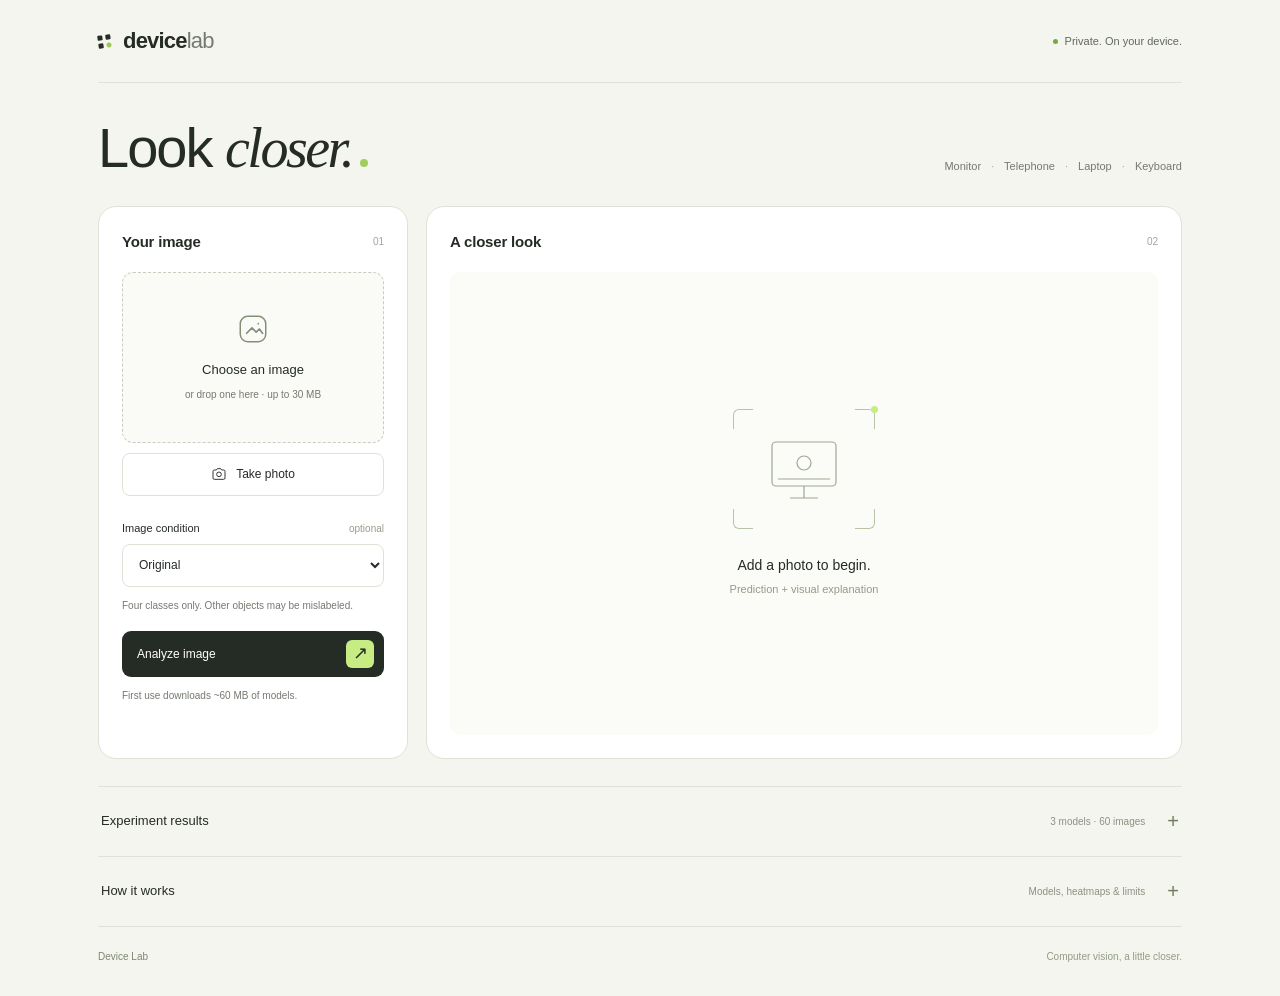
<file: phone-site/index.html>
﻿<!doctype html>
<html lang="en">
<head>
  <meta charset="utf-8">
  <meta name="viewport" content="width=device-width,initial-scale=1">
  <meta name="theme-color" content="#f5f5ef">
  <meta name="description" content="Recognize four device categories, compare two vision models, and explore their visual evidence. Photos stay on your device.">
  <title>Device Lab — Look closer.</title>
  <link rel="stylesheet" href="./assets/style.css?v=5">
</head>
<body>
<div class="shell">
  <header class="topbar">
    <a class="brand" href="./" aria-label="Device Lab home"><span class="brand-mark" aria-hidden="true"><i></i><i></i><i></i><i></i></span>device<span class="brand-light">lab</span></a>
    <span class="privacy-tag"><i aria-hidden="true"></i>Private. On your device.</span>
  </header>
  <main>
    <section class="intro" aria-labelledby="page-title">
      <h1 id="page-title">Look <em>closer.</em><span class="title-dot" aria-hidden="true"></span></h1>
      <p class="categories">Monitor <span>·</span> Telephone <span>·</span> Laptop <span>·</span> Keyboard</p>
    </section>
    <div class="workspace">
      <section class="panel input-panel" aria-labelledby="input-title">
        <div class="panel-heading"><h2 id="input-title">Your image</h2><span class="small-index">01</span></div>
        <label class="upload" id="dropzone" tabindex="0" aria-label="Choose or drop an image">
          <input id="file" type="file" accept="image/*">
          <img id="selected-preview" alt="Selected image preview" hidden>
          <span class="upload-symbol" aria-hidden="true"><svg viewBox="0 0 32 32" fill="none"><rect x="4" y="4" width="24" height="24" rx="7" stroke="currentColor" stroke-width="1.4"/><path d="M10 20l5-5 4 4 3-3 3 4M21 11h.01" stroke="currentColor" stroke-width="1.6" stroke-linecap="round" stroke-linejoin="round"/></svg></span>
          <strong id="filename">Choose an image</strong>
          <span class="upload-hint">or drop one here · up to 30 MB</span>
        </label>
        <label class="camera-button" id="camera-button" tabindex="0"><input id="camera" type="file" accept="image/*" capture="environment"><svg viewBox="0 0 24 24" fill="none" aria-hidden="true"><path d="M8 6l1.5-2h5L16 6h3a2 2 0 012 2v10a2 2 0 01-2 2H5a2 2 0 01-2-2V8a2 2 0 012-2h3z" stroke="currentColor" stroke-width="1.4"/><circle cx="12" cy="12.5" r="3.5" stroke="currentColor" stroke-width="1.4"/></svg>Take photo</label>
        <div class="condition-row"><label for="condition">Image condition</label><span>optional</span></div>
        <select id="condition"><option value="clean">Original</option><option value="dim">Dim lighting</option><option value="blur">Blur</option><option value="noise">Noise</option><option value="occlusion">Partly covered</option></select>
        <p class="scope-note">Four classes only. Other objects may be mislabeled.</p>
        <button class="primary" id="predict"><span>Analyze image</span><span class="button-arrow" aria-hidden="true">↗</span></button>
        <p class="status" id="status" role="status" aria-live="polite">First use downloads ~60 MB of models.</p>
      </section>
      <section class="panel output-panel" id="result-panel" aria-labelledby="result-title">
        <div class="panel-heading"><h2 id="result-title">A closer look</h2><span class="small-index">02</span></div>
        <div id="empty" class="empty">
          <div class="viewfinder" aria-hidden="true"><i></i><i></i><i></i><i></i><svg viewBox="0 0 100 80" fill="none"><rect x="18" y="13" width="64" height="44" rx="4" stroke="currentColor" stroke-width="1.2"/><path d="M50 57v12m-14 0h28M24 50h52" stroke="currentColor" stroke-width="1.2"/><circle cx="50" cy="34" r="7" stroke="currentColor" stroke-width="1.2"/></svg><span></span></div>
          <p>Add a photo to begin.</p>
          <span>Prediction + visual explanation</span>
        </div>
        <div id="output" hidden>
          <div class="image-pair">
            <figure><img id="input-image" alt="Image analyzed by the models"><figcaption id="input-caption">Original</figcaption></figure>
            <figure><img id="heatmap-image" alt="Class Activation Map for the ConvNeXt prediction"><figcaption><span class="heat-scale" aria-hidden="true"></span>Class evidence</figcaption></figure>
          </div>
          <div class="verdicts">
            <div class="verdict"><span>MobileNetV2 <small>baseline</small></span><strong id="old-label"></strong><p id="old-detail"></p></div>
            <div class="verdict modern"><span>ConvNeXt-Tiny <small>+ augmentation</small></span><strong id="new-label"></strong><p id="new-detail"></p></div>
          </div>
          <p class="map-caption">Brighter areas = stronger evidence for the predicted class.</p>
          <details class="detail-line"><summary>Class scores<span aria-hidden="true">+</span></summary><div id="bars" class="bars"></div></details>
          <details class="detail-line"><summary>Speed & device<span aria-hidden="true">+</span></summary><p id="session-average" class="detail-text"></p><p id="runtime" class="detail-text"></p><p class="fine-print">Inference only; excludes downloads, photo decoding, and heatmap rendering.</p></details>
        </div>
      </section>
    </div>
    <section class="supporting" aria-label="Experiment and method details">
      <details class="disclosure" id="experiments">
        <summary><span>Experiment results</span><span class="summary-aside">3 models · 60 images <b aria-hidden="true">+</b></span></summary>
        <div class="disclosure-body">
          <p class="section-intro">Recorded desktop accuracy. The same held-out images, under five conditions.</p>
          <div class="table-wrap"><table><thead><tr><th scope="col">Model</th><th scope="col">Original</th><th scope="col">Dim</th><th scope="col">Blur</th><th scope="col">Noise</th><th scope="col">Covered</th></tr></thead><tbody id="metrics"><tr><td colspan="6">Loading results…</td></tr></tbody></table></div>
          <p class="detail-text">The ablation adds 558 training variations to the same ConvNeXt model. It did not improve mean stress accuracy in this run.</p>
          <p class="fine-print" id="benchmark"></p>
        </div>
      </details>
      <details class="disclosure" id="about">
        <summary><span>How it works</span><span class="summary-aside">Models, heatmaps & limits <b aria-hidden="true">+</b></span></summary>
        <div class="disclosure-body about-grid">
          <div><h3>Two models, one photo</h3><p>MobileNetV2 is the baseline. ConvNeXt-Tiny uses a frozen pretrained backbone and a four-class head trained with extra image variations. The dataset contains 400 original images.</p></div>
          <div><h3>Evidence, not certainty</h3><p>The Class Activation Map highlights positive evidence for ConvNeXt’s chosen label. It is not an object outline or proof of correctness. Confidence scores are uncalibrated.</p></div>
          <div><h3>Private by design</h3><p>Models run in this browser using WebAssembly. Photos are not uploaded. Camera capture depends on the device and browser; image selection is always available.</p></div>
          <div><h3>A few limits</h3><p>Only four categories are recognized. Effects such as blur and noise are simulated. A small test set and one training seed do not establish real-world reliability.</p></div>
        </div>
      </details>
    </section>
  </main>
  <footer><span>Device Lab</span><span>Computer vision, a little closer.</span></footer>
</div>
<script type="module" src="./assets/app.mjs?v=6"></script>
</body>
</html>
</file>
<file: phone-site/assets/style.css>
:root{--paper:#f5f5ef;--ink:#252b25;--muted:#747a70;--line:#dfe2d7;--accent:#c6ec83;--soft:#f2f6e9;--white:#fff;--radius:18px}*{box-sizing:border-box}body{margin:0;background:var(--paper);color:var(--ink);font:14px/1.55 'Segoe UI',Arial,sans-serif;-webkit-font-smoothing:antialiased}button,input,select{font:inherit}button,a,label,summary,select{-webkit-tap-highlight-color:transparent}a{color:inherit}.shell{max-width:1160px;margin:auto;padding:0 38px}.topbar{display:flex;justify-content:space-between;align-items:center;border-bottom:1px solid var(--line);padding:24px 0}.brand{display:flex;gap:0;align-items:center;text-decoration:none;font-size:22px;font-weight:700;letter-spacing:-.8px}.brand-light{font-weight:400;color:var(--muted)}.brand-mark{display:grid;grid-template-columns:5px 5px;gap:3px;margin-right:12px;transform:rotate(-8deg)}.brand-mark i{width:5px;height:5px;background:var(--ink);border-radius:1px}.brand-mark i:last-child{background:#9bc957;border-radius:50%}.privacy-tag{display:flex;align-items:center;gap:7px;color:#60685b;font-size:11px}.privacy-tag i{height:5px;width:5px;border-radius:50%;background:#76a84b}.intro{padding:34px 0 26px;display:flex;align-items:flex-end;justify-content:space-between;gap:24px}h1{font-size:56px;line-height:1.1;letter-spacing:-2px;font-weight:500;margin:0}h1 em{font-family:Georgia,'Times New Roman',serif;font-weight:400;letter-spacing:-2.5px}.title-dot{display:inline-block;width:8px;height:8px;border-radius:50%;background:#a2cd60;margin-left:8px}.categories{color:var(--muted);font-size:11px;margin:0 0 5px;white-space:nowrap}.categories span{padding:0 7px;color:#a5ad9b}.workspace{display:grid;grid-template-columns:310px minmax(0,1fr);gap:18px;align-items:stretch}.panel{background:var(--white);border:1px solid var(--line);border-radius:var(--radius);padding:23px}.panel-heading{display:flex;align-items:center;justify-content:space-between;margin-bottom:19px}h2{font-size:15px;letter-spacing:-.2px;margin:0;font-weight:600}.small-index{font-size:10px;color:#a0a899;font-variant-numeric:tabular-nums}.upload{display:flex;flex-direction:column;align-items:center;justify-content:center;gap:7px;min-height:171px;padding:18px 12px;position:relative;border:1px dashed #c8cebf;border-radius:11px;background:#fafbf7;cursor:pointer;transition:background .15s,border-color .15s}.upload:hover,.upload.dragover{background:var(--soft);border-color:#8ba364}.upload input,.camera-button input{position:absolute;width:1px;height:1px;opacity:0}.upload-symbol svg{width:34px;height:34px;color:#839075;display:block;margin:0 0 7px}.upload strong{font-size:13px;font-weight:500;max-width:100%;overflow:hidden;text-overflow:ellipsis;white-space:nowrap}.upload-hint{font-size:10px;color:var(--muted)}#selected-preview{width:100%;height:135px;object-fit:contain;border-radius:6px}.upload.has-photo{padding:10px;gap:6px}.upload.has-photo .upload-symbol,.upload.has-photo .upload-hint{display:none}.upload.has-photo strong{font-size:10px;color:var(--muted)}.camera-button{position:relative;display:flex;justify-content:center;align-items:center;gap:9px;min-height:43px;margin-top:10px;padding:10px;border:1px solid var(--line);border-radius:8px;background:white;cursor:pointer;font-size:12px;font-weight:500}.camera-button svg{height:16px;width:16px}.camera-button:hover{background:#f8faf4}.condition-row{display:flex;justify-content:space-between;align-items:center;font-size:11px;margin:24px 0 7px}.condition-row label{font-weight:500}.condition-row>span{font-size:10px;color:#959c8c}select{display:block;width:100%;padding:10px 12px;min-height:43px;border:1px solid var(--line);border-radius:8px;color:var(--ink);background:#fff;font-size:12px;cursor:pointer}.scope-note{font-size:10px;color:var(--muted);line-height:1.6;margin:11px 0 17px}.primary{display:flex;align-items:center;justify-content:space-between;min-height:46px;padding:9px 10px 9px 15px;width:100%;background:var(--ink);border:0;color:#fff;border-radius:9px;font-size:12px;font-weight:500;cursor:pointer;transition:background .15s}.primary:hover{background:#3b4532}.button-arrow{display:grid;place-items:center;width:28px;height:28px;border-radius:6px;background:var(--accent);color:var(--ink);font-size:18px}.primary:disabled{opacity:.6;cursor:progress}.status{font-size:10px;color:var(--muted);line-height:1.5;overflow-wrap:anywhere;min-height:29px;margin:11px 0 0}.status.error{color:#a43b31}.empty{min-height:463px;display:flex;align-items:center;justify-content:center;flex-direction:column;background:#fbfcf8;border-radius:11px}.viewfinder{position:relative;width:142px;height:120px;margin-bottom:26px;color:#9ca891}.viewfinder svg{position:absolute;width:100px;height:80px;left:21px;top:20px}.viewfinder>i{position:absolute;width:20px;height:20px;border-color:#b8c4aa;border-style:solid}.viewfinder>i:nth-child(1){left:0;top:0;border-width:1px 0 0 1px;border-radius:6px 0 0}.viewfinder>i:nth-child(2){right:0;top:0;border-width:1px 1px 0 0;border-radius:0 6px 0 0}.viewfinder>i:nth-child(3){left:0;bottom:0;border-width:0 0 1px 1px;border-radius:0 0 0 6px}.viewfinder>i:nth-child(4){right:0;bottom:0;border-width:0 1px 1px 0;border-radius:0 0 6px}.viewfinder>span{position:absolute;right:-3px;top:-3px;width:7px;height:7px;border-radius:50%;background:var(--accent)}.empty p{font-size:14px;font-weight:500;margin:0 0 4px}.empty>span{font-size:11px;color:#929b88}.image-pair{display:grid;grid-template-columns:1fr 1fr;gap:12px}figure{margin:0;min-width:0}figure img{display:block;width:100%;aspect-ratio:1;object-fit:contain;border-radius:9px;background:#f4f5f0}figcaption{display:flex;align-items:center;gap:7px;color:var(--muted);font-size:10px;margin-top:7px}.heat-scale{height:5px;width:31px;border-radius:3px;background:linear-gradient(90deg,#170c35,#8c2981,#e55c30,#f5ef85)}.verdicts{display:grid;grid-template-columns:1fr 1fr;gap:12px;margin-top:19px}.verdict{padding:12px 13px;border:1px solid var(--line);border-radius:9px;min-width:0}.verdict>span{font-size:10px;color:#6c7564;display:block;line-height:1.5}.verdict small{font-size:9px;color:#939b8c;display:block}.verdict strong{font-family:Georgia,'Times New Roman',serif;display:block;font-size:27px;font-weight:400;line-height:1.2;margin-top:7px;text-transform:capitalize;overflow-wrap:anywhere}.verdict p{font-size:10px;color:var(--muted);margin:7px 0 0;font-variant-numeric:tabular-nums}.verdict.modern{background:var(--soft);border-color:#d8e5c6}.map-caption{font-size:10px;color:var(--muted);margin:12px 0 18px}.detail-line{border-top:1px solid #edf0e7}.detail-line>summary{display:flex;justify-content:space-between;align-items:center;font-size:11px;color:#66715b;padding:10px 0;cursor:pointer;list-style:none}.detail-line>summary>span{font-size:14px;color:#879477}.detail-line[open]>summary>span{transform:rotate(45deg)}summary::-webkit-details-marker{display:none}.bars{padding:2px 0 12px}.bar-row{display:grid;grid-template-columns:70px minmax(0,1fr) 38px;align-items:center;gap:10px;font-size:10px;margin:7px 0}.bar-track{height:4px;border-radius:4px;background:#edf1e5;overflow:hidden}.bar-track>div{height:100%;background:#88ad52;border-radius:4px}.bar-value{text-align:right;color:var(--muted);font-variant-numeric:tabular-nums}.detail-text,.fine-print{font-size:11px;color:#6e7865;line-height:1.7;margin:7px 0 12px}.fine-print{font-size:10px;color:#8c9484}.supporting{margin-top:27px}.disclosure{border-top:1px solid var(--line)}.disclosure:last-child{border-bottom:1px solid var(--line)}.disclosure>summary{display:flex;align-items:center;justify-content:space-between;gap:20px;padding:19px 3px;cursor:pointer;list-style:none;font-size:13px;font-weight:500}.summary-aside{font-size:10px;color:#8a9281;font-weight:400;display:flex;align-items:center;gap:22px}.summary-aside b{font-size:20px;font-weight:300;color:#6f7d61;transition:transform .15s}.disclosure[open] .summary-aside b{transform:rotate(45deg)}.disclosure-body{padding:0 3px 18px}.section-intro{font-size:12px;color:var(--muted);margin:0 0 16px}.table-wrap{max-width:100%;overflow:auto;border:1px solid var(--line);border-radius:9px;background:#fff}table{border-collapse:collapse;width:100%;font-size:11px;text-align:left;white-space:nowrap}th,td{padding:13px 15px;border-bottom:1px solid #e9ede1;font-weight:400;font-variant-numeric:tabular-nums}th{font-size:10px;color:#7b8570;background:#fafbf6}th:first-child,td:first-child{min-width:205px}tbody tr:last-child td{border-bottom:0}tbody tr:last-child{background:#f1f5e9}.about-grid{display:grid;grid-template-columns:1fr 1fr;gap:18px 40px;padding-top:4px}.about-grid h3{font-size:12px;margin:0 0 5px;font-weight:600}.about-grid p{font-size:11px;color:#7d8672;margin:0;line-height:1.8}footer{display:flex;justify-content:space-between;align-items:center;padding:22px 0 32px;color:#929b86;font-size:10px}footer span:first-child{color:#7d8870}a:focus-visible,button:focus-visible,label:focus-visible,summary:focus-visible,select:focus-visible{outline:2px solid #92b35d;outline-offset:4px}[hidden]{display:none!important}@media(max-width:850px){.shell{padding:0 24px}.intro{align-items:flex-start;flex-direction:column;gap:12px;padding:28px 0 24px}h1{font-size:50px}.workspace{grid-template-columns:280px minmax(0,1fr);gap:14px}.panel{padding:18px}.verdicts{gap:8px}.verdict{padding:10px}.verdict strong{font-size:23px}}@media(max-width:690px){.shell{padding:0 18px}.topbar{padding:18px 0}.brand{font-size:20px}.privacy-tag{font-size:9px}.intro{padding:27px 0 23px;gap:13px}h1{font-size:48px}.categories{font-size:10px;white-space:normal}.categories span{padding:0 5px}.workspace{grid-template-columns:1fr;gap:16px}.panel{padding:20px}.upload{min-height:148px}.camera-button{min-height:44px}.condition-row{margin-top:19px}.scope-note{margin-bottom:15px}.status{min-height:15px}.output-panel{scroll-margin-top:16px}body:not(.has-result) .output-panel{display:none}.verdicts{gap:10px}.verdict strong{font-size:27px}.verdict small{display:inline;margin-left:3px}.summary-aside{font-size:9px;gap:13px}.disclosure>summary{padding:18px 0;font-size:12px}.supporting{margin-top:23px}.about-grid{grid-template-columns:1fr;gap:19px}.map-caption{font-size:9px}.image-pair{gap:10px}footer{padding-bottom:24px}}@media(max-width:380px){.shell{padding:0 14px}.privacy-tag{font-size:8px}.panel{padding:17px}.verdict small{display:block;margin-left:0}.categories{font-size:9px}.summary-aside{font-size:8px;gap:8px}}@media(prefers-reduced-motion:no-preference){body.has-result #output{animation:appear .25s ease-out}@keyframes appear{from{opacity:.4;transform:translateY(5px)}to{opacity:1;transform:none}}}

.verdict p{display:flex;flex-wrap:wrap;gap:2px 9px}.verdict p span{white-space:nowrap}@media(max-width:690px){.verdict strong{font-size:clamp(18px,5.7vw,25px)}.verdict small{display:block;margin-left:0}}
</file>
